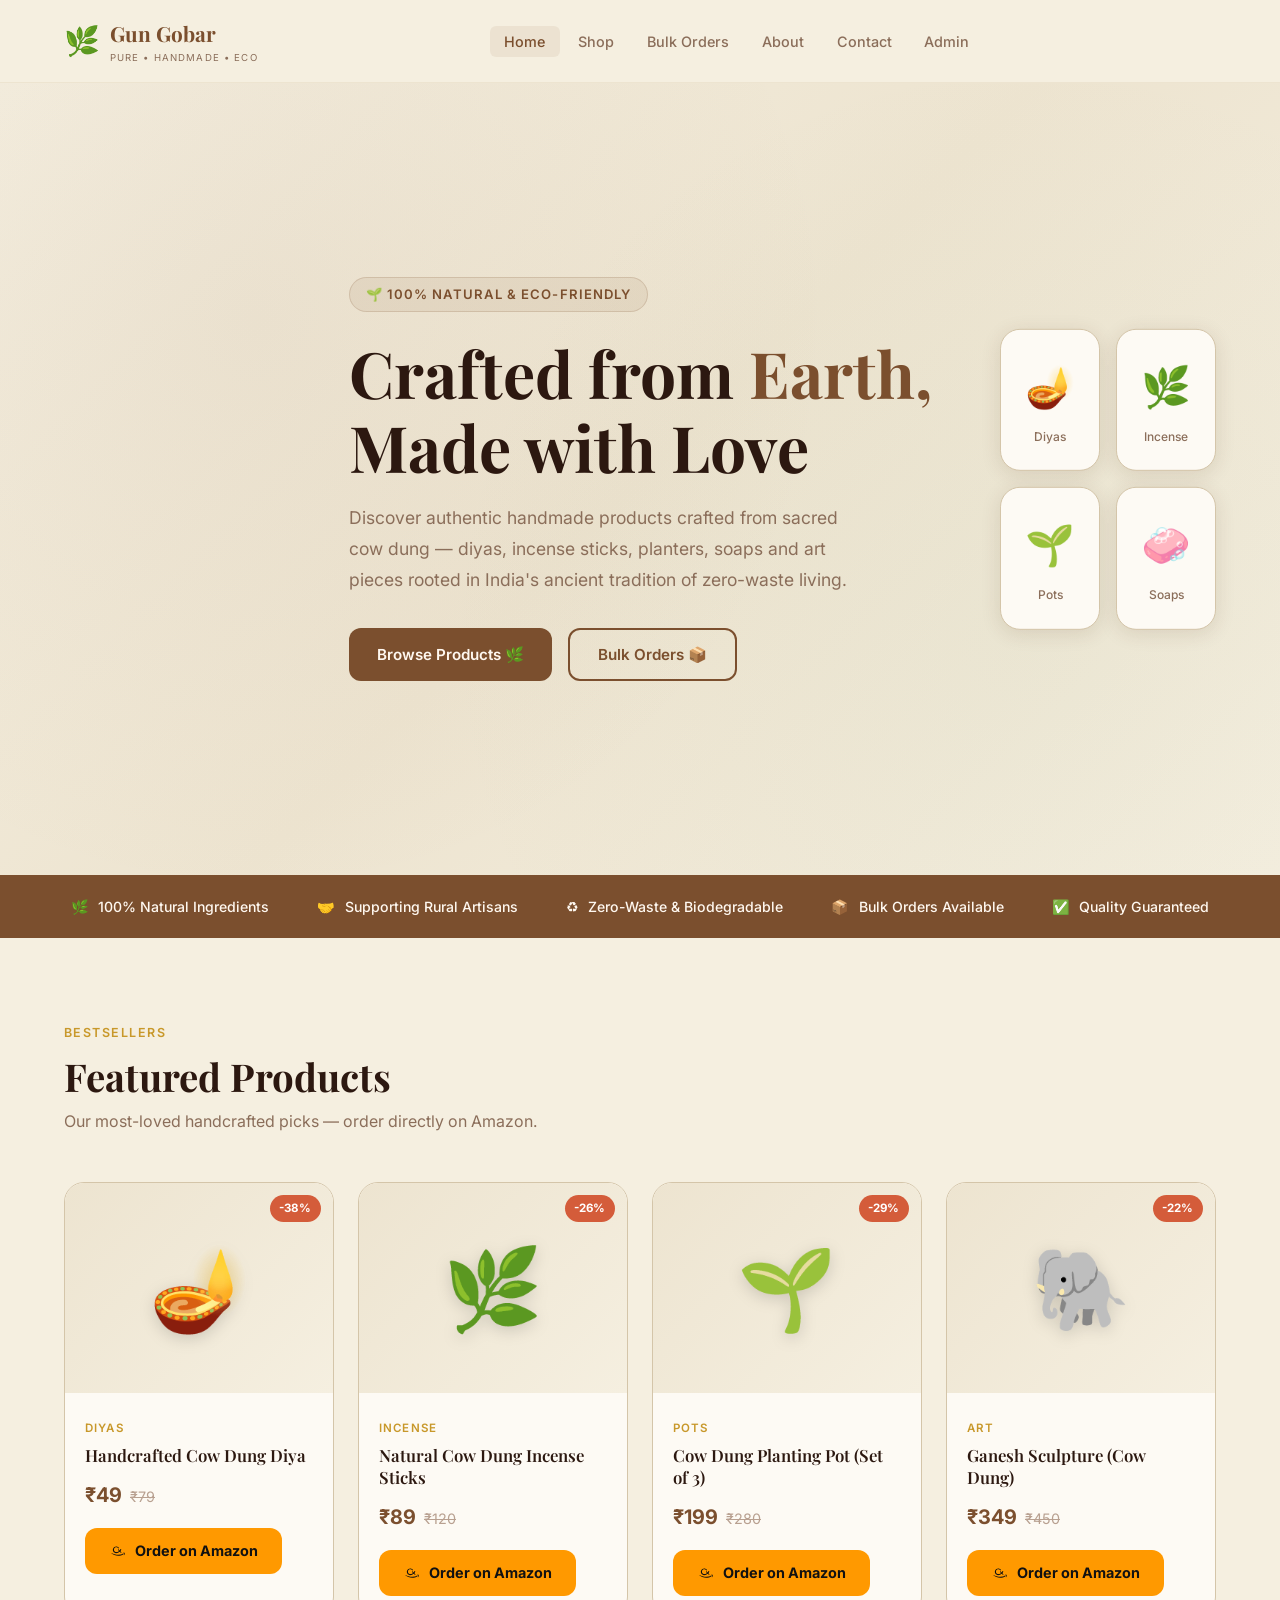
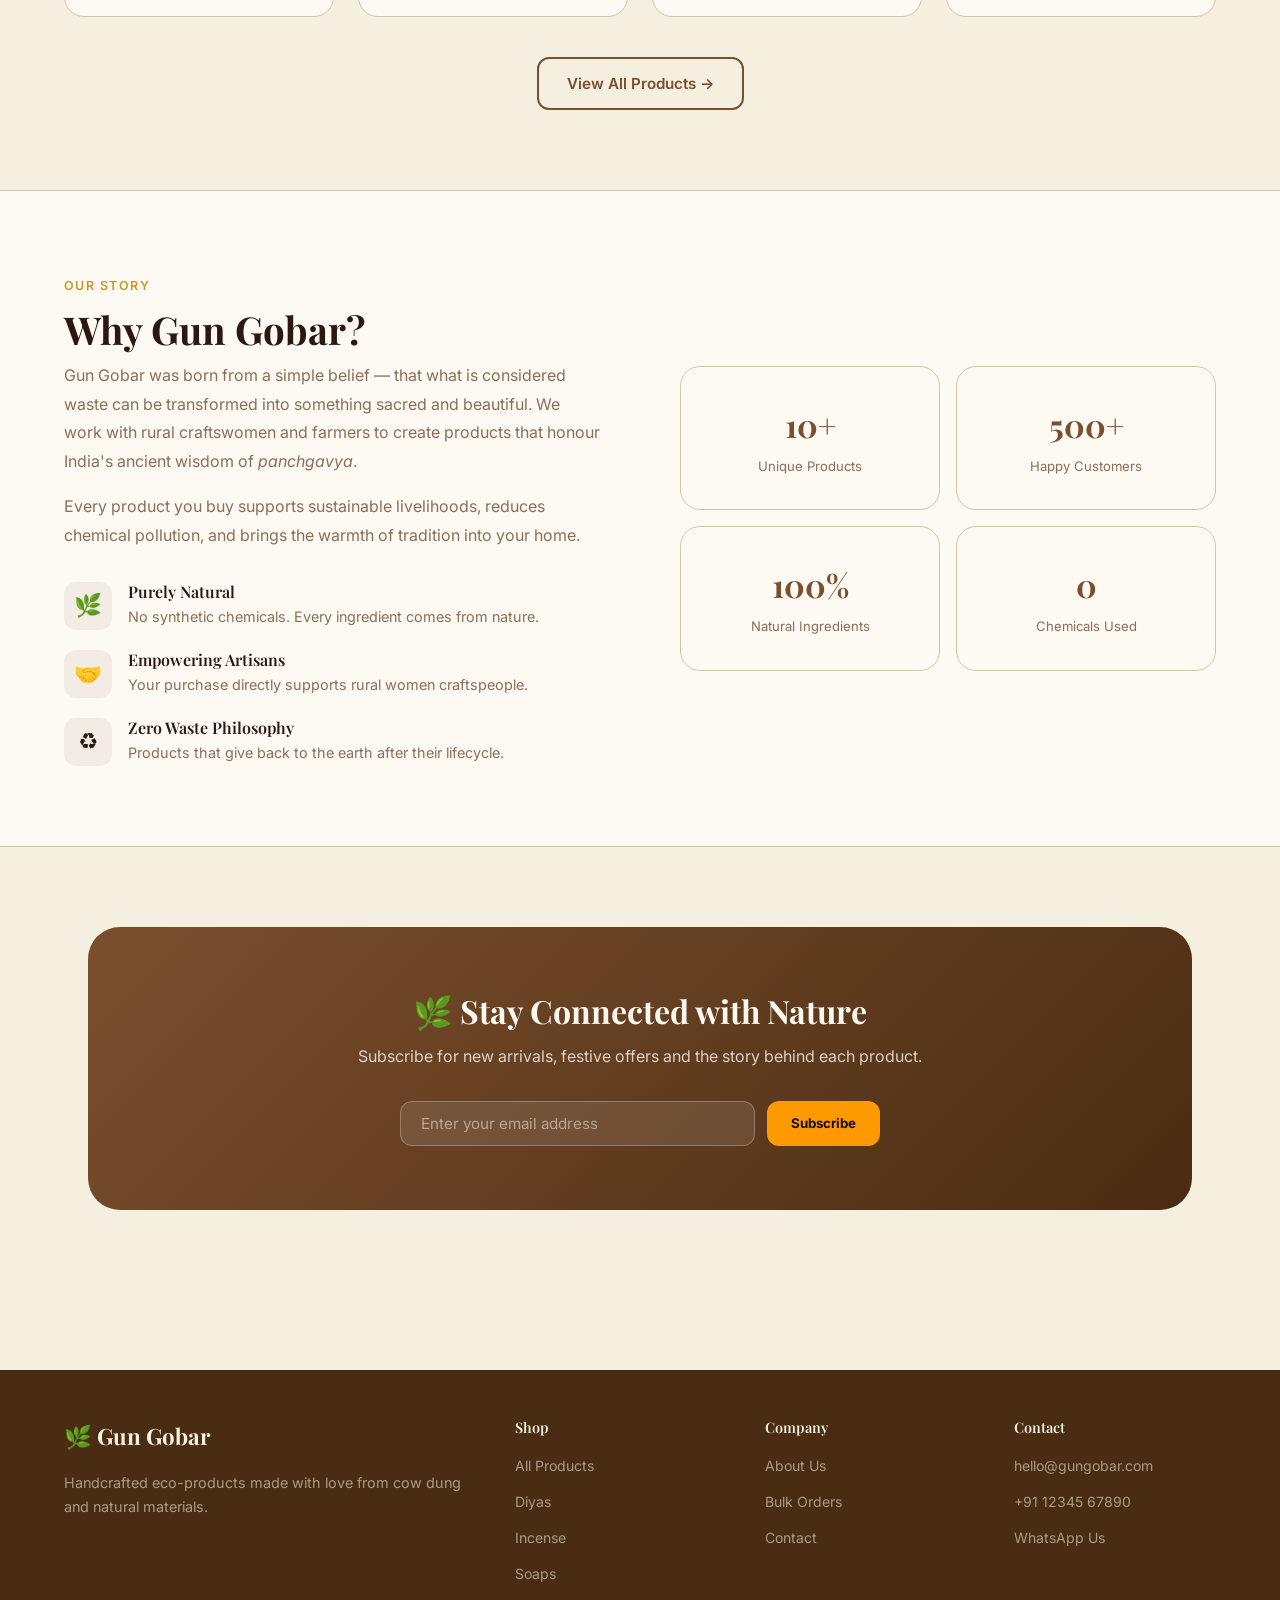
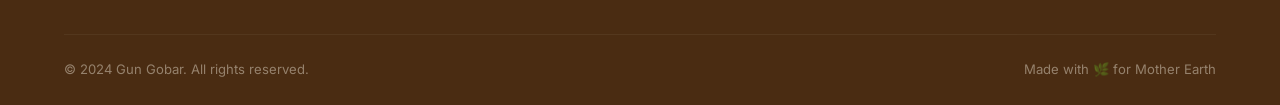
<file: index.html>
﻿<!DOCTYPE html>
<html lang="en">
<head>
  <meta charset="UTF-8" />
  <meta name="viewport" content="width=device-width, initial-scale=1.0" />
  <title>Gun Gobar — Handmade Eco Products from Cow Dung</title>
  <meta name="description" content="Authentic handmade eco-products made from cow dung — diyas, incense, soaps, pots and more." />
    <link rel="preconnect" href="https://fonts.googleapis.com" />
  <link rel="preconnect" href="https://fonts.gstatic.com" crossorigin />
  <link rel="stylesheet" href="https://fonts.googleapis.com/css2?family=Playfair+Display:wght@400;600;700&family=Inter:wght@300;400;500;600&display=swap" />
  <link rel="stylesheet" href="/style.css" />
  <script src="/data.js"></script>
</head>
<body>

<nav id="navbar">
  <div class="nav-inner">
    <a href="index.html" class="nav-logo">
      <span class="nav-logo-icon">🌿</span>
      <div><span class="nav-logo-text">Gun Gobar</span><span class="nav-logo-sub">Pure &bull; Handmade &bull; Eco</span></div>
    </a>
    <ul class="nav-links" id="navMenu">
      <li><a href="index.html" class="nav-link">Home</a></li>
      <li><a href="products.html" class="nav-link">Shop</a></li>
      <li><a href="bulk-orders.html" class="nav-link">Bulk Orders</a></li>
      <li><a href="index.html#about" class="nav-link">About</a></li>
      <li><a href="index.html#contact" class="nav-link">Contact</a></li>
      <li><a href="admin.html" class="nav-link">Admin</a></li>
    </ul>
    <div class="nav-actions">
      <button class="hamburger" id="hamburger" aria-label="Menu">
        <span></span><span></span><span></span>
      </button>
    </div>
  </div>
</nav>

<!-- Hero -->
<section class="hero">
  <div class="hero-bg-pattern"></div>
  <div class="container">
    <div class="hero-content">
      <span class="hero-eyebrow">🌱 100% Natural &amp; Eco-Friendly</span>
      <h1>Crafted from <span class="accent">Earth,</span><br/>Made with Love</h1>
      <p class="hero-desc">Discover authentic handmade products crafted from sacred cow dung — diyas, incense sticks, planters, soaps and art pieces rooted in India's ancient tradition of zero-waste living.</p>
      <div class="hero-cta">
        <a href="products.html" class="btn-primary">Browse Products 🌿</a>
        <a href="bulk-orders.html" class="btn-secondary">Bulk Orders 📦</a>
      </div>
    </div>
  </div>
  <div class="hero-floats">
    <div class="float-card"><span class="float-card-emoji">🪔</span><div class="float-card-name">Diyas</div></div>
    <div class="float-card"><span class="float-card-emoji">🌿</span><div class="float-card-name">Incense</div></div>
    <div class="float-card"><span class="float-card-emoji">🌱</span><div class="float-card-name">Pots</div></div>
    <div class="float-card"><span class="float-card-emoji">🧼</span><div class="float-card-name">Soaps</div></div>
  </div>
</section>

<!-- USP Strip -->
<div class="usp-strip">
  <div class="usp-inner">
    <div class="usp-item"><span>🌿</span> 100% Natural Ingredients</div>
    <div class="usp-item"><span>🤝</span> Supporting Rural Artisans</div>
    <div class="usp-item"><span>♻️</span> Zero-Waste &amp; Biodegradable</div>
    <div class="usp-item"><span>📦</span> Bulk Orders Available</div>
    <div class="usp-item"><span>✅</span> Quality Guaranteed</div>
  </div>
</div>

<!-- Featured Products -->
<section class="section">
  <div class="container">
    <div class="section-header">
      <span class="section-label">Bestsellers</span>
      <h2 class="section-title">Featured Products</h2>
      <p class="section-subtitle">Our most-loved handcrafted picks — order directly on Amazon.</p>
    </div>
    <div class="product-grid" id="featuredGrid"></div>
    <div style="text-align:center;margin-top:2.5rem;">
      <a href="products.html" class="btn-secondary">View All Products →</a>
    </div>
  </div>
</section>

<!-- About -->
<section class="section" id="about" style="background:var(--bg-card);border-top:1px solid var(--border);border-bottom:1px solid var(--border);">
  <div class="container">
    <div class="about-grid">
      <div>
        <span class="section-label">Our Story</span>
        <h2 class="section-title">Why Gun Gobar?</h2>
        <p style="color:var(--text-muted);margin-bottom:1rem;line-height:1.8;">Gun Gobar was born from a simple belief — that what is considered waste can be transformed into something sacred and beautiful. We work with rural craftswomen and farmers to create products that honour India's ancient wisdom of <em>panchgavya</em>.</p>
        <p style="color:var(--text-muted);line-height:1.8;">Every product you buy supports sustainable livelihoods, reduces chemical pollution, and brings the warmth of tradition into your home.</p>
        <div class="about-features">
          <div class="about-feature"><div class="feature-icon">🌿</div><div class="feature-text"><h4>Purely Natural</h4><p>No synthetic chemicals. Every ingredient comes from nature.</p></div></div>
          <div class="about-feature"><div class="feature-icon">🤝</div><div class="feature-text"><h4>Empowering Artisans</h4><p>Your purchase directly supports rural women craftspeople.</p></div></div>
          <div class="about-feature"><div class="feature-icon">♻️</div><div class="feature-text"><h4>Zero Waste Philosophy</h4><p>Products that give back to the earth after their lifecycle.</p></div></div>
        </div>
      </div>
      <div class="about-visual">
        <div class="about-card"><div class="about-card-num">10+</div><div class="about-card-label">Unique Products</div></div>
        <div class="about-card"><div class="about-card-num">500+</div><div class="about-card-label">Happy Customers</div></div>
        <div class="about-card"><div class="about-card-num">100%</div><div class="about-card-label">Natural Ingredients</div></div>
        <div class="about-card"><div class="about-card-num">0</div><div class="about-card-label">Chemicals Used</div></div>
      </div>
    </div>
  </div>
</section>

<!-- Newsletter CTA -->
<section class="section" id="contact">
  <div class="container">
    <div class="cta-section">
      <h2>🌿 Stay Connected with Nature</h2>
      <p>Subscribe for new arrivals, festive offers and the story behind each product.</p>
      <form class="cta-form" onsubmit="handleSubscribe(event)">
        <input type="email" class="cta-input" placeholder="Enter your email address" required />
        <button type="submit" class="cta-btn">Subscribe</button>
      </form>
    </div>
  </div>
</section>

<!-- Footer -->
<footer>
  <div class="container">
    <div class="footer-grid">
      <div class="footer-brand">
        <div class="footer-logo">🌿 Gun Gobar</div>
        <p>Handcrafted eco-products made with love from cow dung and natural materials.</p>
      </div>
      <div class="footer-col"><h4>Shop</h4><ul>
        <li><a href="products.html">All Products</a></li>
        <li><a href="products.html">Diyas</a></li>
        <li><a href="products.html">Incense</a></li>
        <li><a href="products.html">Soaps</a></li>
      </ul></div>
      <div class="footer-col"><h4>Company</h4><ul>
        <li><a href="#about">About Us</a></li>
        <li><a href="bulk-orders.html">Bulk Orders</a></li>
        <li><a href="#contact">Contact</a></li>
      </ul></div>
      <div class="footer-col"><h4>Contact</h4><ul>
        <li><a href="mailto:hello@gungobar.com">hello@gungobar.com</a></li>
        <li><a href="tel:+911234567890">+91 12345 67890</a></li>
        <li><a href="#">WhatsApp Us</a></li>
      </ul></div>
    </div>
    <div class="footer-bottom">
      <span>&copy; 2024 Gun Gobar. All rights reserved.</span>
      <span>Made with 🌿 for Mother Earth</span>
    </div>
  </div>
</footer>

<script src="/main.js"></script>
<script>
document.addEventListener('DOMContentLoaded', () => {
  const grid = document.getElementById('featuredGrid');
  const featured = getFeaturedProducts().slice(0, 4);
  if (!grid) return;
  if (!featured.length) { grid.innerHTML = '<p style="color:var(--text-muted);text-align:center;grid-column:1/-1">No featured products yet.</p>'; return; }
  grid.innerHTML = featured.map(p => {
    const discount = p.originalPrice ? Math.round((1 - p.price / p.originalPrice) * 100) : null;
    const thumb = (p.images && p.images.length > 0) ? p.images[0] : null;
    return `<div class="product-card" onclick="window.location.href='products.html'">
      <div class="product-img">
        ${thumb ? `<img src="${thumb}" alt="${p.name}" style="width:100%;height:100%;object-fit:cover;" />` : `<span class="product-emoji">${p.emoji||'🪴'}</span>`}
        ${discount ? `<span class="badge-discount">-${discount}%</span>` : ''}
      </div>
      <div class="product-info">
        <span class="product-cat">${p.category}</span>
        <h3 class="product-name">${p.name}</h3>
        <div class="product-price"><span class="price-current">₹${p.price}</span>${p.originalPrice?`<span class="price-original">₹${p.originalPrice}</span>`:''}</div>
        <a class="btn-amazon" href="${p.amazonLink||'#'}" target="_blank" rel="noopener" onclick="event.stopPropagation()">
          <svg width="16" height="16" viewBox="0 0 24 24" fill="currentColor"><path d="M18.42 14.58c-.28.2-.68.1-.92-.16-.52-.6-1.06-1.08-1.58-1.48-1.02 1.04-2.1 1.74-3.28 2.08-1.62.46-3.32.22-4.64-.66-1.54-1.02-2.36-2.72-2.2-4.52.14-1.6.98-3 2.3-3.9 1.3-.88 3-.98 4.54-.42 1.04.38 1.96 1.1 2.62 2.06l.04.06-.82.54c-.52-.74-1.26-1.28-2.08-1.56-1.1-.4-2.36-.34-3.3.26-.94.6-1.58 1.66-1.68 2.84-.12 1.34.46 2.62 1.6 3.36.9.6 2.14.76 3.36.4.88-.26 1.72-.78 2.54-1.58-.44-.46-.88-.96-1.24-1.44-.26-.34-.14-.82.22-.98.26-.12.56-.04.72.18.42.58.9 1.1 1.4 1.6.44-.52.82-1.08 1.12-1.7.18-.38.62-.52.96-.32.34.2.46.64.28 1-.36.72-.8 1.38-1.3 1.98.5.42 1 .88 1.48 1.44.24.28.22.7-.16.92zm3.44 2.18c-2.22 1.62-5.44 2.48-8.22 2.48-3.88 0-7.38-1.44-10.02-3.82-.2-.18-.02-.44.24-.3 2.86 1.66 6.38 2.66 10.02 2.66 2.46 0 5.16-.5 7.64-1.56.38-.16.7.24.34.54zm.96-1.08c-.28-.36-1.86-.18-2.58-.08-.22.02-.26-.16-.06-.3 1.26-.88 3.34-.62 3.58-.34.24.3-.06 2.38-1.24 3.36-.18.16-.36.08-.28-.12.26-.66.86-2.16.58-2.52z"/></svg>
          Order on Amazon
        </a>
      </div>
    </div>`;
  }).join('');
});

function handleSubscribe(e) {
  e.preventDefault();
  const input = e.target.querySelector('input');
  showToast(`Subscribed! Welcome, ${input.value.split('@')[0]}! 🌿`);
  input.value = '';
}
</script>
</body>
</html>
</file>
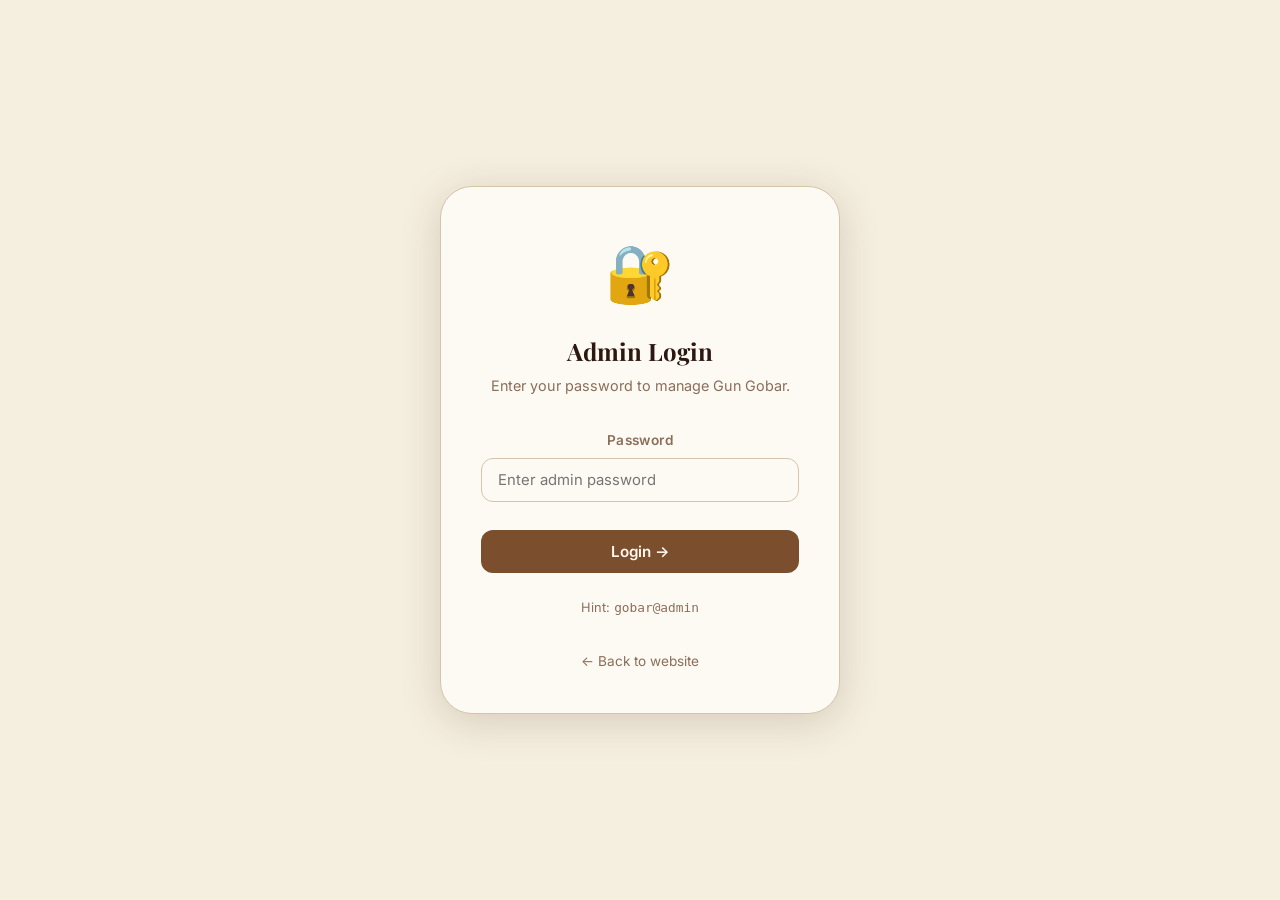
<file: admin.html>
﻿<!DOCTYPE html>
<html lang="en">
<head>
  <meta charset="UTF-8" />
  <meta name="viewport" content="width=device-width, initial-scale=1.0" />
  <title>Admin Panel — Gun Gobar</title>
    <link rel="preconnect" href="https://fonts.googleapis.com" />
  <link rel="preconnect" href="https://fonts.gstatic.com" crossorigin />
  <link rel="stylesheet" href="https://fonts.googleapis.com/css2?family=Playfair+Display:wght@400;600;700&family=Inter:wght@300;400;500;600&display=swap" />
  <link rel="stylesheet" href="/style.css" />
  <script src="/data.js"></script>
</head>
<body>
<div class="admin-wrapper">

  <!-- Login -->
  <div class="login-screen" id="loginScreen">
    <div class="login-box">
      <div class="login-icon">🔐</div>
      <h2>Admin Login</h2>
      <p>Enter your password to manage Gun Gobar.</p>
      <div class="login-error" id="loginError"></div>
      <form onsubmit="handleLogin(event)">
        <div class="form-group">
          <label class="form-label">Password</label>
          <input class="form-input" type="password" id="adminPassword" placeholder="Enter admin password" required />
        </div>
        <button type="submit" class="btn-primary" style="width:100%;justify-content:center;margin-top:.5rem;">Login →</button>
      </form>
      <p style="margin-top:1.5rem;font-size:.8rem;color:var(--text-muted);">Hint: <code>gobar@admin</code></p>
      <a href="index.html" style="display:block;margin-top:1rem;font-size:.85rem;color:var(--text-muted);text-align:center;">← Back to website</a>
    </div>
  </div>

  <!-- Dashboard -->
  <div id="dashboard" style="display:none;">
    <nav class="admin-nav">
      <div class="admin-nav-logo">🌿 Gun Gobar Admin</div>
      <div style="display:flex;gap:.75rem;align-items:center;">
        <a href="index.html" class="btn-secondary" style="padding:.45rem 1rem;font-size:.85rem;">View Site</a>
        <button class="btn-primary" onclick="handleLogout()" style="padding:.45rem 1rem;font-size:.85rem;">Logout</button>
      </div>
    </nav>

    <div class="admin-body">

      <!-- Stats -->
      <div style="margin-bottom:1.5rem;">
        <span class="section-label">Overview</span>
        <h2 class="section-title" style="margin-bottom:1rem;">Dashboard</h2>
      </div>
      <div class="stats-grid">
        <div class="stat-card"><div class="stat-num" id="statTotal">–</div><div class="stat-label">Total Products</div></div>
        <div class="stat-card"><div class="stat-num" id="statFeatured">–</div><div class="stat-label">Featured</div></div>
        <div class="stat-card"><div class="stat-num" id="statInquiries" style="color:var(--ochre);">–</div><div class="stat-label">Bulk Enquiries</div></div>
        <div class="stat-card"><div class="stat-num" id="statCategories">–</div><div class="stat-label">Categories</div></div>
      </div>

      <!-- Manage Categories -->
      <div class="admin-section">
        <h3 class="admin-section-title">🏷️ Manage Categories</h3>
        <div class="cats-manager" id="categoryList"></div>
        <form class="add-cat-form" onsubmit="handleAddCategory(event)">
          <input class="form-input" id="newCategoryInput" type="text" placeholder="New category name…" style="max-width:280px;" required />
          <button type="submit" class="btn-primary" style="padding:.65rem 1.25rem;">Add Category</button>
        </form>
      </div>

      <!-- Add Product -->
      <div class="admin-section">
        <h3 class="admin-section-title">➕ Add New Product</h3>
        <form onsubmit="handleAddProduct(event)">
          <div class="form-row">
            <div class="form-group">
              <label class="form-label">Product Name *</label>
              <input class="form-input" name="name" placeholder="e.g. Handcrafted Cow Dung Diya" required />
            </div>
            <div class="form-group">
              <label class="form-label">Category *</label>
              <select class="form-select" name="category" id="add_category" required>
                <option value="">Select category…</option>
              </select>
            </div>
          </div>
          <div class="form-row">
            <div class="form-group">
              <label class="form-label">Price (₹) *</label>
              <input class="form-input" name="price" type="number" min="1" placeholder="99" required />
            </div>
            <div class="form-group">
              <label class="form-label">Original Price (₹)</label>
              <input class="form-input" name="originalPrice" type="number" min="1" placeholder="149 (optional, for discount)" />
            </div>
          </div>
          <div class="form-row">
            <div class="form-group">
              <label class="form-label">Emoji / Icon</label>
              <input class="form-input" name="emoji" placeholder="🪔 (paste an emoji)" />
            </div>
            <div class="form-group">
              <label class="form-label">Tags (comma-separated)</label>
              <input class="form-input" name="tags" placeholder="diya, festival, eco" />
            </div>
          </div>
          <div class="form-group">
            <label class="form-label">Amazon Product Link *</label>
            <input class="form-input" name="amazonLink" type="url" placeholder="https://www.amazon.in/dp/..." required />
          </div>
          <div class="form-group">
            <label class="form-label">Description *</label>
            <textarea class="form-textarea" name="description" placeholder="Describe your product…" required></textarea>
          </div>

          <!-- Image Upload -->
          <div class="form-group">
            <label class="form-label">Product Photos (up to 5)</label>
            <div class="img-upload-area" id="addUploadArea">
              <div class="img-add-slot" id="addUploadSlot"><span>+</span><small>Add Photo</small></div>
            </div>
            <div id="addPreview" style="display:flex;flex-wrap:wrap;gap:.75rem;margin-top:.75rem;"></div>
            <p class="upload-hint">Click to upload. Images are compressed and stored locally. Max 5 photos.</p>
          </div>

          <div class="checkbox-group form-group">
            <input type="checkbox" name="featured" id="featuredCheck" />
            <label for="featuredCheck">⭐ Mark as Featured (shown on homepage)</label>
          </div>
          <div style="display:flex;gap:1rem;flex-wrap:wrap;">
            <button type="submit" class="btn-primary">Add Product ✅</button>
            <button type="reset" class="btn-secondary" onclick="addImages=[];renderImagePreview('addPreview',addImages);">Reset Form</button>
          </div>
        </form>
      </div>

      <!-- Product Table -->
      <div class="admin-section" id="productTableSection">
        <div style="display:flex;align-items:center;justify-content:space-between;flex-wrap:wrap;gap:1rem;margin-bottom:1.5rem;padding-bottom:1rem;border-bottom:1px solid var(--border);">
          <h3 style="font-size:1.1rem;font-weight:700;color:var(--text);margin:0;">📦 All Products</h3>
          <button class="btn-secondary" onclick="handleReset()" style="font-size:.82rem;padding:.4rem 1rem;">↺ Reset to Defaults</button>
        </div>
        <div style="overflow-x:auto;">
          <table class="products-table">
            <thead>
              <tr><th></th><th>Name</th><th>Category</th><th>Price</th><th>Featured</th><th>Actions</th></tr>
            </thead>
            <tbody id="productTableBody"></tbody>
          </table>
        </div>
      </div>

      <!-- Bulk Inquiries -->
      <div class="admin-section">
        <div style="display:flex;align-items:center;justify-content:space-between;flex-wrap:wrap;gap:1rem;margin-bottom:1.5rem;padding-bottom:1rem;border-bottom:1px solid var(--border);">
          <h3 style="font-size:1.1rem;font-weight:700;margin:0;">📩 Bulk Order Enquiries</h3>
          <button class="btn-delete" onclick="handleClearInquiries()" style="padding:.4rem 1rem;font-size:.82rem;">🗑️ Clear All</button>
        </div>
        <div id="inquiryList"></div>
      </div>

    </div>
  </div>
</div>

<!-- Edit Modal -->
<div class="modal-overlay" id="editModal">
  <div class="modal-box" style="max-width:680px;">
    <button class="modal-close" onclick="closeEditModal()">✕</button>
    <div style="padding:2rem;">
      <h2 style="margin-bottom:1.5rem;font-size:1.3rem;">✏️ Edit Product</h2>
      <form onsubmit="handleEditProduct(event)">
        <div class="form-row">
          <div class="form-group"><label class="form-label">Product Name *</label><input class="form-input" name="name" id="edit_name" required /></div>
          <div class="form-group"><label class="form-label">Category *</label><select class="form-select" name="category" id="edit_category" required><option value="">Select…</option></select></div>
        </div>
        <div class="form-row">
          <div class="form-group"><label class="form-label">Price (₹) *</label><input class="form-input" name="price" id="edit_price" type="number" min="1" required /></div>
          <div class="form-group"><label class="form-label">Original Price (₹)</label><input class="form-input" name="originalPrice" id="edit_originalPrice" type="number" min="1" /></div>
        </div>
        <div class="form-row">
          <div class="form-group"><label class="form-label">Emoji</label><input class="form-input" name="emoji" id="edit_emoji" /></div>
          <div class="form-group"><label class="form-label">Tags</label><input class="form-input" name="tags" id="edit_tags" /></div>
        </div>
        <div class="form-group"><label class="form-label">Amazon Link *</label><input class="form-input" name="amazonLink" id="edit_amazonLink" type="url" required /></div>
        <div class="form-group"><label class="form-label">Description *</label><textarea class="form-textarea" name="description" id="edit_description" required></textarea></div>

        <!-- Edit Image Upload -->
        <div class="form-group">
          <label class="form-label">Product Photos (up to 5)</label>
          <div id="editPreview" style="display:flex;flex-wrap:wrap;gap:.75rem;margin-bottom:.5rem;"></div>
          <div class="img-upload-area" id="editUploadArea" style="min-height:60px;">
            <div class="img-add-slot" id="editUploadSlot"><span>+</span><small>Add Photo</small></div>
          </div>
          <p class="upload-hint">Click to add more photos.</p>
        </div>

        <div class="checkbox-group form-group">
          <input type="checkbox" name="featured" id="edit_featured" />
          <label for="edit_featured">⭐ Mark as Featured</label>
        </div>
        <div style="display:flex;gap:1rem;flex-wrap:wrap;margin-top:.5rem;">
          <button type="submit" class="btn-primary">Save Changes ✅</button>
          <button type="button" class="btn-secondary" onclick="closeEditModal()">Cancel</button>
        </div>
      </form>
    </div>
  </div>
</div>

<script src="/main.js"></script>
<script src="/admin.js"></script>
<script>
// Init image upload areas on load
document.addEventListener('DOMContentLoaded', () => {
  // Add product upload
  renderImagePreview('addPreview', addImages);
  document.getElementById('addUploadSlot').onclick = () => {
    if (addImages.length >= 5) { showToast('Max 5 images allowed.', 'info'); return; }
    const input = document.createElement('input');
    input.type = 'file'; input.accept = 'image/*'; input.multiple = true;
    input.onchange = async e => {
      const files = Array.from(e.target.files).slice(0, 5 - addImages.length);
      for (const f of files) addImages.push(await compressImage(f));
      renderImagePreview('addPreview', addImages);
    };
    input.click();
  };

  // Edit upload
  document.getElementById('editUploadSlot').onclick = () => {
    if (editImages.length >= 5) { showToast('Max 5 images allowed.', 'info'); return; }
    const input = document.createElement('input');
    input.type = 'file'; input.accept = 'image/*'; input.multiple = true;
    input.onchange = async e => {
      const files = Array.from(e.target.files).slice(0, 5 - editImages.length);
      for (const f of files) editImages.push(await compressImage(f));
      renderImagePreview('editPreview', editImages);
    };
    input.click();
  };
});
</script>
</body>
</html>
</file>
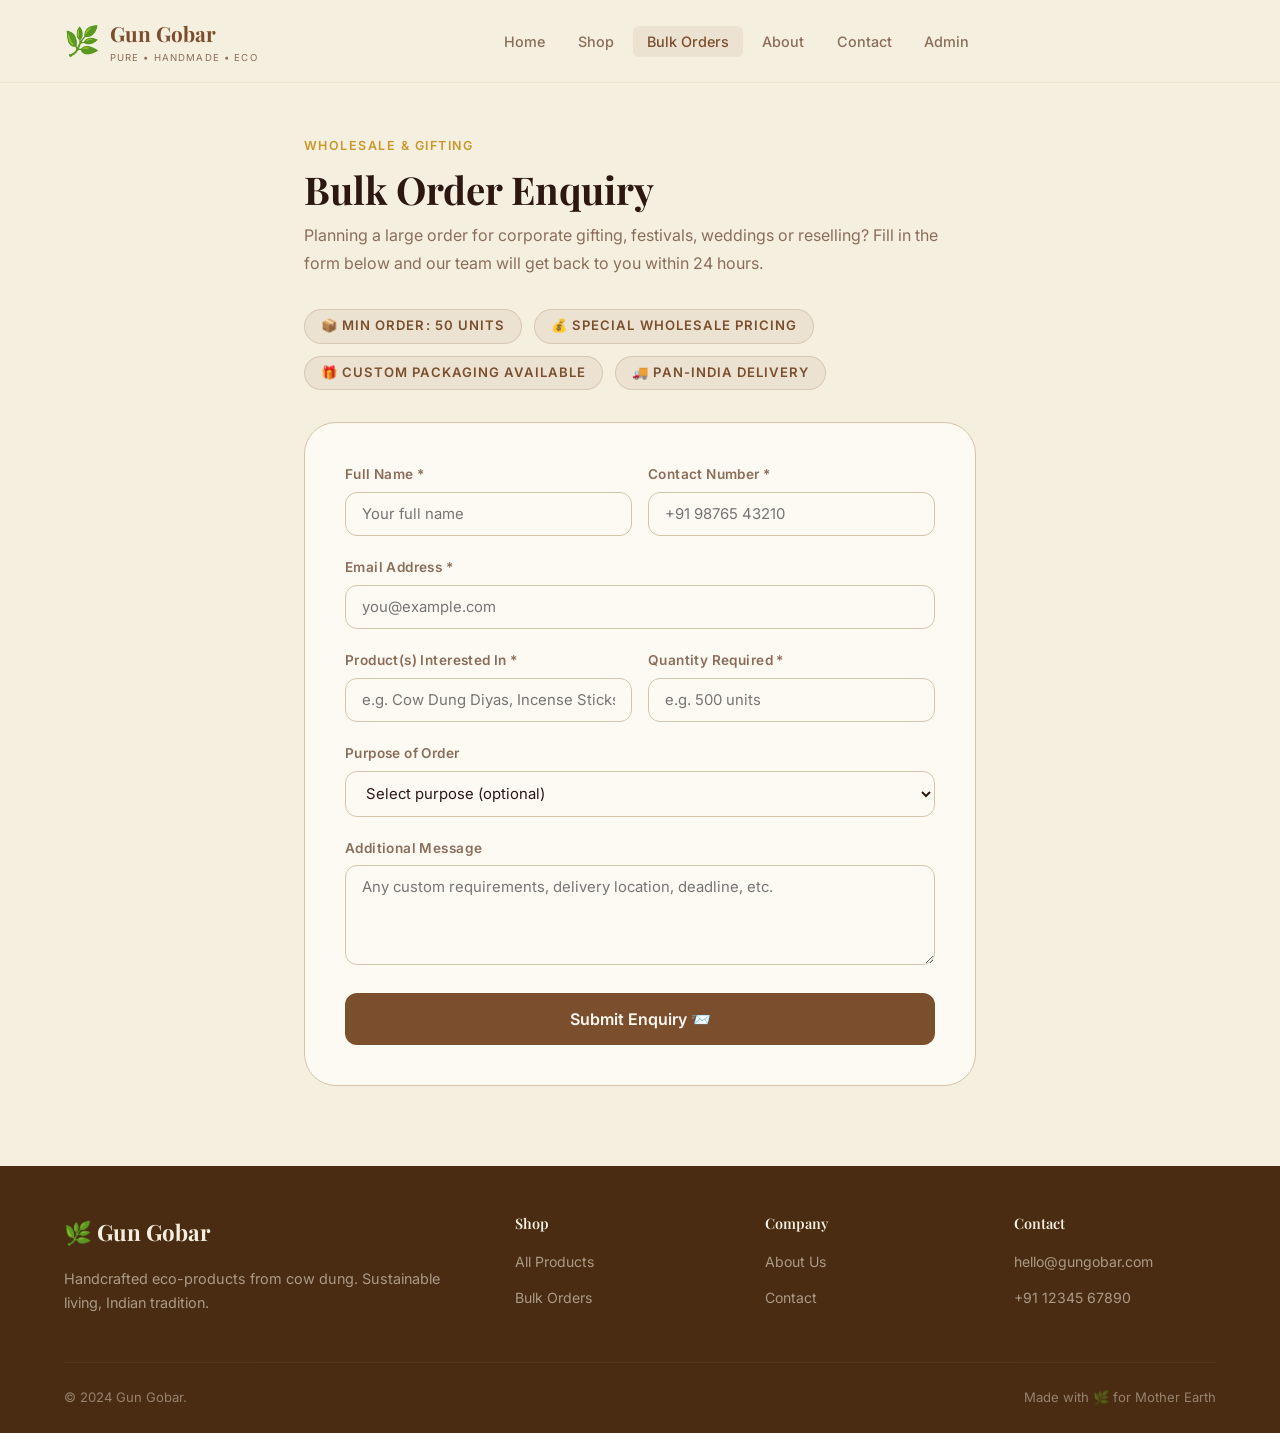
<file: bulk-orders.html>
﻿<!DOCTYPE html>
<html lang="en">
<head>
  <meta charset="UTF-8" />
  <meta name="viewport" content="width=device-width, initial-scale=1.0" />
  <title>Bulk Orders — Gun Gobar</title>
    <link rel="preconnect" href="https://fonts.googleapis.com" />
  <link rel="preconnect" href="https://fonts.gstatic.com" crossorigin />
  <link rel="stylesheet" href="https://fonts.googleapis.com/css2?family=Playfair+Display:wght@400;600;700&family=Inter:wght@300;400;500;600&display=swap" />
  <link rel="stylesheet" href="/style.css" />
  <script src="/data.js"></script>
</head>
<body>

<nav id="navbar">
  <div class="nav-inner">
    <a href="index.html" class="nav-logo">
      <span class="nav-logo-icon">🌿</span>
      <div><span class="nav-logo-text">Gun Gobar</span><span class="nav-logo-sub">Pure &bull; Handmade &bull; Eco</span></div>
    </a>
    <ul class="nav-links" id="navMenu">
      <li><a href="index.html" class="nav-link">Home</a></li>
      <li><a href="products.html" class="nav-link">Shop</a></li>
      <li><a href="bulk-orders.html" class="nav-link">Bulk Orders</a></li>
      <li><a href="index.html#about" class="nav-link">About</a></li>
      <li><a href="index.html#contact" class="nav-link">Contact</a></li>
      <li><a href="admin.html" class="nav-link">Admin</a></li>
    </ul>
    <div class="nav-actions">
      <button class="hamburger" id="hamburger" aria-label="Menu">
        <span></span><span></span><span></span>
      </button>
    </div>
  </div>
</nav>

<div class="bulk-page">
  <div style="margin-bottom:2rem;">
    <span class="section-label">Wholesale &amp; Gifting</span>
    <h1 class="section-title">Bulk Order Enquiry</h1>
    <p style="color:var(--text-muted);margin-top:.5rem;line-height:1.75;">Planning a large order for corporate gifting, festivals, weddings or reselling? Fill in the form below and our team will get back to you within 24 hours.</p>
  </div>

  <!-- USP chips -->
  <div style="display:flex;flex-wrap:wrap;gap:.75rem;margin-bottom:2rem;">
    <span class="hero-eyebrow" style="margin:0;">📦 Min order: 50 units</span>
    <span class="hero-eyebrow" style="margin:0;">💰 Special wholesale pricing</span>
    <span class="hero-eyebrow" style="margin:0;">🎁 Custom packaging available</span>
    <span class="hero-eyebrow" style="margin:0;">🚚 Pan-India delivery</span>
  </div>

  <div class="bulk-form">
    <form id="bulkForm" onsubmit="handleBulkSubmit(event)">
      <div class="form-row">
        <div class="form-group">
          <label class="form-label" for="b_name">Full Name *</label>
          <input class="form-input" type="text" id="b_name" name="name" placeholder="Your full name" required />
        </div>
        <div class="form-group">
          <label class="form-label" for="b_phone">Contact Number *</label>
          <input class="form-input" type="tel" id="b_phone" name="phone" placeholder="+91 98765 43210" required />
        </div>
      </div>
      <div class="form-group">
        <label class="form-label" for="b_email">Email Address *</label>
        <input class="form-input" type="email" id="b_email" name="email" placeholder="you@example.com" required />
      </div>
      <div class="form-row">
        <div class="form-group">
          <label class="form-label" for="b_product">Product(s) Interested In *</label>
          <input class="form-input" type="text" id="b_product" name="product" placeholder="e.g. Cow Dung Diyas, Incense Sticks" required />
        </div>
        <div class="form-group">
          <label class="form-label" for="b_quantity">Quantity Required *</label>
          <input class="form-input" type="number" id="b_quantity" name="quantity" min="1" placeholder="e.g. 500 units" required />
        </div>
      </div>
      <div class="form-group">
        <label class="form-label" for="b_purpose">Purpose of Order</label>
        <select class="form-select" id="b_purpose" name="purpose">
          <option value="">Select purpose (optional)</option>
          <option value="Corporate Gifting">Corporate Gifting</option>
          <option value="Festival / Event">Festival / Event</option>
          <option value="Wedding Favours">Wedding Favours</option>
          <option value="Retail / Reselling">Retail / Reselling</option>
          <option value="Personal Use">Personal Use</option>
          <option value="Other">Other</option>
        </select>
      </div>
      <div class="form-group">
        <label class="form-label" for="b_message">Additional Message</label>
        <textarea class="form-textarea" id="b_message" name="message" placeholder="Any custom requirements, delivery location, deadline, etc."></textarea>
      </div>
      <button type="submit" class="btn-primary" style="width:100%;justify-content:center;padding:1rem;font-size:1rem;">
        Submit Enquiry 📨
      </button>
    </form>

    <!-- Success message -->
    <div class="bulk-success" id="bulkSuccess">
      <div style="font-size:3rem;margin-bottom:1rem;">🙏</div>
      <h3>Thank you for your enquiry!</h3>
      <p style="color:var(--text-muted);margin-top:.5rem;">We've received your bulk order request and our team will contact you within <strong>24 hours</strong>.</p>
      <a href="products.html" class="btn-secondary" style="margin-top:1.5rem;display:inline-flex;">Browse More Products</a>
    </div>
  </div>
</div>

<footer>
  <div class="container">
    <div class="footer-grid">
      <div class="footer-brand"><div class="footer-logo">🌿 Gun Gobar</div><p>Handcrafted eco-products from cow dung. Sustainable living, Indian tradition.</p></div>
      <div class="footer-col"><h4>Shop</h4><ul><li><a href="products.html">All Products</a></li><li><a href="bulk-orders.html">Bulk Orders</a></li></ul></div>
      <div class="footer-col"><h4>Company</h4><ul><li><a href="index.html#about">About Us</a></li><li><a href="index.html#contact">Contact</a></li></ul></div>
      <div class="footer-col"><h4>Contact</h4><ul><li><a href="mailto:hello@gungobar.com">hello@gungobar.com</a></li><li><a href="tel:+911234567890">+91 12345 67890</a></li></ul></div>
    </div>
    <div class="footer-bottom"><span>&copy; 2024 Gun Gobar.</span><span>Made with 🌿 for Mother Earth</span></div>
  </div>
</footer>

<script src="/main.js"></script>
<script>
function handleBulkSubmit(e) {
  e.preventDefault();
  const form = e.target;
  const data = Object.fromEntries(new FormData(form));
  addInquiry(data);
  form.style.display = 'none';
  const success = document.getElementById('bulkSuccess');
  success.style.display = 'block';
  showToast('Enquiry submitted successfully! 🙏');
}
</script>
</body>
</html>
</file>
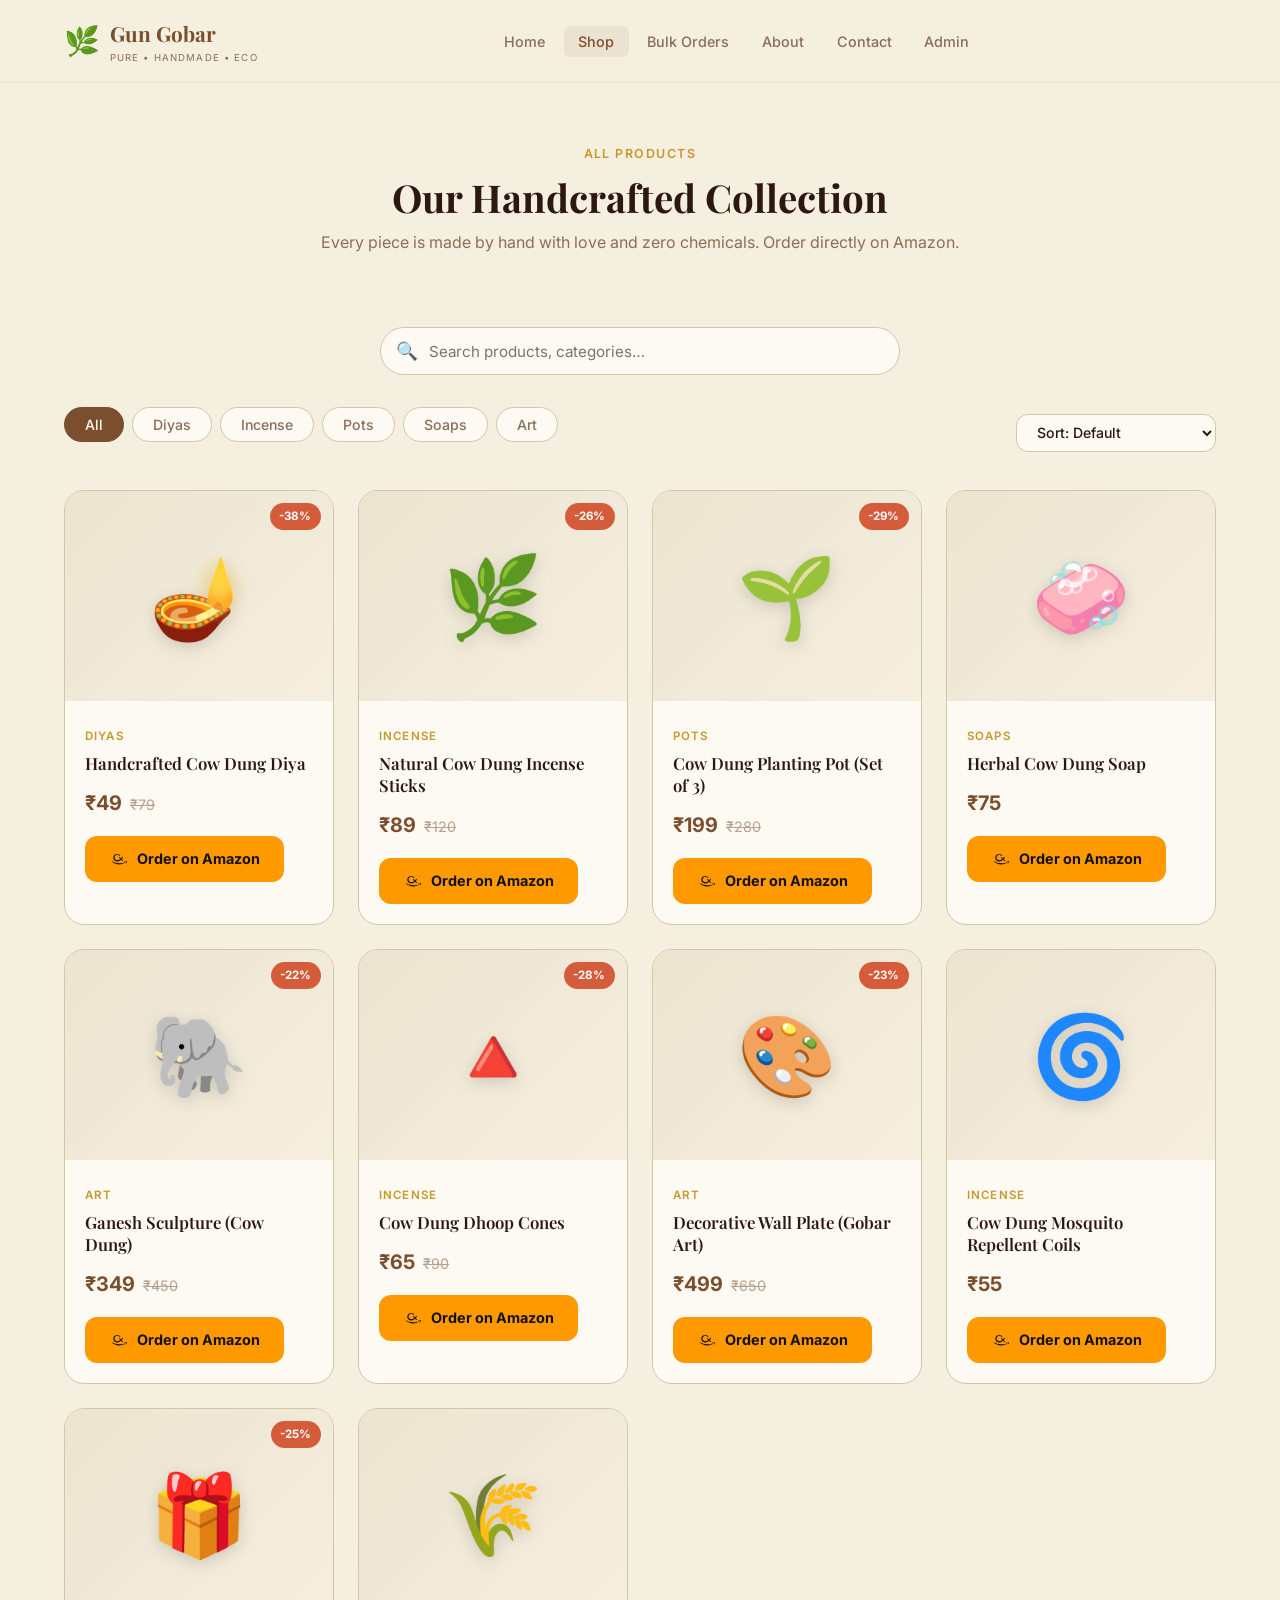
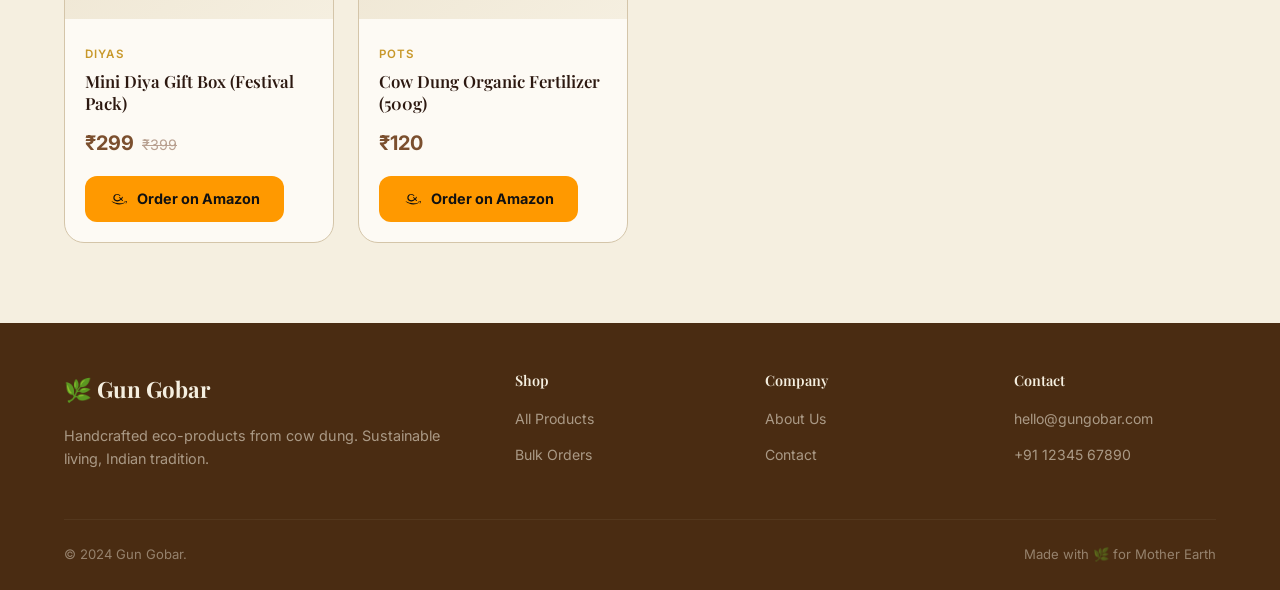
<file: products.html>
﻿<!DOCTYPE html>
<html lang="en">
<head>
  <meta charset="UTF-8" />
  <meta name="viewport" content="width=device-width, initial-scale=1.0" />
  <title>Shop — Gun Gobar</title>
    <link rel="preconnect" href="https://fonts.googleapis.com" />
  <link rel="preconnect" href="https://fonts.gstatic.com" crossorigin />
  <link rel="stylesheet" href="https://fonts.googleapis.com/css2?family=Playfair+Display:wght@400;600;700&family=Inter:wght@300;400;500;600&display=swap" />
  <link rel="stylesheet" href="/style.css" />
  <script src="/data.js"></script>
</head>
<body>

<nav id="navbar">
  <div class="nav-inner">
    <a href="index.html" class="nav-logo">
      <span class="nav-logo-icon">🌿</span>
      <div><span class="nav-logo-text">Gun Gobar</span><span class="nav-logo-sub">Pure &bull; Handmade &bull; Eco</span></div>
    </a>
    <ul class="nav-links" id="navMenu">
      <li><a href="index.html" class="nav-link">Home</a></li>
      <li><a href="products.html" class="nav-link">Shop</a></li>
      <li><a href="bulk-orders.html" class="nav-link">Bulk Orders</a></li>
      <li><a href="index.html#about" class="nav-link">About</a></li>
      <li><a href="index.html#contact" class="nav-link">Contact</a></li>
      <li><a href="admin.html" class="nav-link">Admin</a></li>
    </ul>
    <div class="nav-actions">
      <button class="hamburger" id="hamburger" aria-label="Menu">
        <span></span><span></span><span></span>
      </button>
    </div>
  </div>
</nav>

<div class="page-header container">
  <span class="section-label">All Products</span>
  <h1 class="section-title">Our Handcrafted Collection</h1>
  <p class="section-subtitle">Every piece is made by hand with love and zero chemicals. Order directly on Amazon.</p>
</div>

<div class="container">
  <!-- Search -->
  <div class="search-bar">
    <span class="search-icon">🔍</span>
    <input type="text" id="searchInput" placeholder="Search products, categories…" autocomplete="off" />
  </div>

  <!-- Controls: Category tabs + Sort -->
  <div class="controls-bar">
    <div class="category-tabs" id="categoryTabs"></div>
    <select class="sort-select" id="sortSelect">
      <option value="default">Sort: Default</option>
      <option value="low">Price: Low to High 🔼</option>
      <option value="high">Price: High to Low 🔽</option>
    </select>
  </div>

  <!-- Grid -->
  <div class="product-grid" id="productGrid"></div>
  <div style="padding-bottom:5rem;"></div>
</div>

<!-- Product Modal -->
<div class="modal-overlay" id="productModal">
  <div class="modal-box">
    <button class="modal-close" onclick="closeModal()">✕</button>
    <div id="modalBody"></div>
  </div>
</div>

<footer>
  <div class="container">
    <div class="footer-grid">
      <div class="footer-brand"><div class="footer-logo">🌿 Gun Gobar</div><p>Handcrafted eco-products from cow dung. Sustainable living, Indian tradition.</p></div>
      <div class="footer-col"><h4>Shop</h4><ul><li><a href="products.html">All Products</a></li><li><a href="bulk-orders.html">Bulk Orders</a></li></ul></div>
      <div class="footer-col"><h4>Company</h4><ul><li><a href="index.html#about">About Us</a></li><li><a href="index.html#contact">Contact</a></li></ul></div>
      <div class="footer-col"><h4>Contact</h4><ul><li><a href="mailto:hello@gungobar.com">hello@gungobar.com</a></li><li><a href="tel:+911234567890">+91 12345 67890</a></li></ul></div>
    </div>
    <div class="footer-bottom"><span>&copy; 2024 Gun Gobar.</span><span>Made with 🌿 for Mother Earth</span></div>
  </div>
</footer>

<script src="/main.js"></script>
<script src="/products.js"></script>
</body>
</html>
</file>
<file: style.css>
/* ============================================================
   GUN GOBAR — Stylesheet v2 | Light Mode Only | Earthy Minimal
   Google Fonts loaded via <link> in HTML for Vercel compatibility
   ============================================================ */


/* ── Variables ─────────────────────────────────────────────── */
:root {
  --brown-primary: #7B4F2E;
  --brown-dark:    #4A2C12;
  --brown-light:   #A67550;
  --green-sage:    #7D9B6A;
  --green-dark:    #5A7348;
  --ochre:         #C8982A;
  --ochre-light:   #E8B84B;
  --cream:         #F5EFE0;
  --sand:          #D4C5A9;
  --sand-light:    #EDE4D0;
  --red-soft:      #D45C3A;
  --amazon-orange: #FF9900;
  --amazon-dark:   #E47911;

  --bg:          #F5EFE0;
  --bg-card:     #FDFAF4;
  --bg-nav:      rgba(245,239,224,0.95);
  --bg-input:    #FDFAF4;
  --text:        #2C1810;
  --text-muted:  #8B6E5A;
  --text-faint:  #B8A090;
  --border:      #D4C5A9;
  --border-soft: #EDE4D0;

  --font-heading: 'Playfair Display', Georgia, serif;
  --font-body:    'Inter', system-ui, sans-serif;
  --radius-sm:    6px;
  --radius-md:    12px;
  --radius-lg:    20px;
  --radius-xl:    32px;
  --shadow-sm:    0 2px 8px rgba(74,44,18,0.08);
  --shadow-md:    0 4px 20px rgba(74,44,18,0.12);
  --shadow-lg:    0 8px 40px rgba(74,44,18,0.18);
  --transition:   0.25s ease;
}

/* ── Reset ──────────────────────────────────────────────────── */
*,*::before,*::after { box-sizing:border-box; margin:0; padding:0; }
html { scroll-behavior:smooth; }
body { font-family:var(--font-body); background:var(--bg); color:var(--text); line-height:1.65; min-height:100vh; }
img { max-width:100%; display:block; }
a { color:inherit; text-decoration:none; }
button { cursor:pointer; border:none; background:none; font-family:inherit; }
input,textarea,select { font-family:inherit; }
h1,h2,h3,h4 { font-family:var(--font-heading); line-height:1.25; }

/* ── Utilities ──────────────────────────────────────────────── */
.container { max-width:1200px; margin:0 auto; padding:0 1.5rem; }
.section { padding:5rem 0; }
.section-title { font-size:clamp(1.6rem,4vw,2.4rem); font-weight:700; margin-bottom:.5rem; }
.section-subtitle { color:var(--text-muted); font-size:1rem; margin-bottom:2.5rem; }
.section-label { display:inline-block; font-size:.78rem; font-weight:600; letter-spacing:.12em; text-transform:uppercase; color:var(--ochre); margin-bottom:.5rem; }

/* ── Buttons ────────────────────────────────────────────────── */
.btn-primary {
  display:inline-flex; align-items:center; gap:.5rem;
  padding:.75rem 1.75rem; background:var(--brown-primary); color:#FFF8F0;
  border-radius:var(--radius-md); font-weight:600; font-size:.95rem;
  transition:all var(--transition); cursor:pointer; border:none;
}
.btn-primary:hover { background:var(--brown-dark); transform:translateY(-2px); box-shadow:var(--shadow-md); }

.btn-secondary {
  display:inline-flex; align-items:center; gap:.5rem;
  padding:.75rem 1.75rem; background:transparent; color:var(--brown-primary);
  border:2px solid var(--brown-primary); border-radius:var(--radius-md);
  font-weight:600; font-size:.95rem; transition:all var(--transition); cursor:pointer;
}
.btn-secondary:hover { background:var(--brown-primary); color:#FFF8F0; transform:translateY(-2px); }

/* Amazon Button */
.btn-amazon {
  display:inline-flex; align-items:center; gap:.6rem;
  padding:.7rem 1.5rem; background:var(--amazon-orange);
  color:#111; border-radius:var(--radius-md); font-weight:700;
  font-size:.9rem; transition:all var(--transition); cursor:pointer;
  border:none; text-decoration:none;
}
.btn-amazon:hover { background:var(--amazon-dark); transform:translateY(-2px); box-shadow:var(--shadow-md); }
.btn-amazon.large { padding:.85rem 2rem; font-size:1rem; width:100%; justify-content:center; }

.btn-bulk {
  display:inline-flex; align-items:center; gap:.5rem;
  padding:.7rem 1.5rem; background:transparent; color:var(--brown-primary);
  border:1.5px solid var(--brown-primary); border-radius:var(--radius-md);
  font-weight:600; font-size:.88rem; transition:all var(--transition);
  margin-top:.75rem; width:100%; justify-content:center; text-decoration:none;
}
.btn-bulk:hover { background:rgba(123,79,46,.08); }

/* ── Navbar ─────────────────────────────────────────────────── */
#navbar {
  position:sticky; top:0; z-index:1000;
  background:var(--bg-nav); backdrop-filter:blur(16px);
  border-bottom:1px solid var(--border-soft); transition:box-shadow var(--transition);
}
#navbar.scrolled { box-shadow:var(--shadow-md); }

.nav-inner {
  display:flex; align-items:center; justify-content:space-between;
  padding:1rem 1.5rem; max-width:1200px; margin:0 auto;
}

.nav-logo { display:flex; align-items:center; gap:.6rem; }
.nav-logo-icon { font-size:1.8rem; }
.nav-logo-text { font-family:var(--font-heading); font-size:1.3rem; font-weight:700; color:var(--brown-primary); }
.nav-logo-sub { font-size:.6rem; color:var(--text-muted); letter-spacing:.12em; text-transform:uppercase; display:block; }

.nav-links { display:flex; align-items:center; gap:.25rem; list-style:none; }
.nav-link { padding:.45rem .9rem; border-radius:var(--radius-sm); font-size:.9rem; font-weight:500; color:var(--text-muted); transition:all var(--transition); }
.nav-link:hover,.nav-link.active { color:var(--brown-primary); background:rgba(123,79,46,.08); }

.nav-actions { display:flex; align-items:center; gap:.5rem; }

.hamburger { display:none; flex-direction:column; gap:5px; width:28px; cursor:pointer; background:none; border:none; padding:4px; }
.hamburger span { display:block; height:2px; background:var(--text); border-radius:4px; transition:all .3s ease; transform-origin:center; }
.hamburger.ham-open span:nth-child(1) { transform:translateY(7px) rotate(45deg); }
.hamburger.ham-open span:nth-child(2) { opacity:0; transform:scaleX(0); }
.hamburger.ham-open span:nth-child(3) { transform:translateY(-7px) rotate(-45deg); }

/* ── Hero ───────────────────────────────────────────────────── */
.hero {
  min-height:88vh; display:flex; align-items:center; position:relative; overflow:hidden;
  background:linear-gradient(135deg, var(--bg) 0%, var(--sand-light) 50%, var(--bg) 100%);
}
.hero-bg-pattern {
  position:absolute; inset:0; pointer-events:none;
  background-image:
    radial-gradient(circle at 20% 30%, rgba(123,79,46,.06) 0%, transparent 50%),
    radial-gradient(circle at 80% 70%, rgba(125,155,106,.06) 0%, transparent 50%);
}
.hero-content { position:relative; z-index:1; max-width:680px; }
.hero-eyebrow {
  display:inline-flex; align-items:center; gap:.5rem;
  background:rgba(123,79,46,.08); border:1px solid rgba(123,79,46,.18);
  color:var(--brown-primary); font-size:.82rem; font-weight:600;
  letter-spacing:.08em; text-transform:uppercase; padding:.35rem 1rem;
  border-radius:999px; margin-bottom:1.5rem;
}
.hero h1 { font-size:clamp(2.4rem,6vw,4rem); font-weight:700; line-height:1.15; margin-bottom:1.25rem; }
.hero h1 .accent { color:var(--brown-primary); }
.hero-desc { font-size:1.1rem; color:var(--text-muted); max-width:520px; margin-bottom:2rem; line-height:1.75; }
.hero-cta { display:flex; gap:1rem; flex-wrap:wrap; }

.hero-floats {
  position:absolute; right:5%; top:50%; transform:translateY(-50%);
  display:grid; grid-template-columns:1fr 1fr; gap:1rem; pointer-events:none;
}
.float-card {
  background:var(--bg-card); border:1px solid var(--border);
  border-radius:var(--radius-lg); padding:1.5rem; text-align:center;
  box-shadow:var(--shadow-md); animation:float 4s ease-in-out infinite;
}
.float-card:nth-child(2){animation-delay:1s;} .float-card:nth-child(3){animation-delay:2s;} .float-card:nth-child(4){animation-delay:.5s;}
.float-card-emoji { font-size:2.5rem; display:block; margin-bottom:.4rem; }
.float-card-name  { font-size:.75rem; color:var(--text-muted); font-weight:500; }
@keyframes float { 0%,100%{transform:translateY(0);} 50%{transform:translateY(-10px);} }

/* ── USP Strip ──────────────────────────────────────────────── */
.usp-strip { background:var(--brown-primary); color:#FFF8F0; padding:1.25rem 0; }
.usp-inner { display:flex; gap:3rem; justify-content:center; flex-wrap:wrap; }
.usp-item { display:flex; align-items:center; gap:.6rem; font-size:.88rem; font-weight:500; white-space:nowrap; }

/* ── Section header ─────────────────────────────────────────── */
.section-header { margin-bottom:3rem; }

/* ── Product Cards ──────────────────────────────────────────── */
.product-grid { display:grid; grid-template-columns:repeat(auto-fill,minmax(260px,1fr)); gap:1.5rem; }

.product-card {
  background:var(--bg-card); border:1px solid var(--border);
  border-radius:var(--radius-lg); overflow:hidden; cursor:pointer;
  transition:transform var(--transition),box-shadow var(--transition),border-color var(--transition);
}
.product-card:hover { transform:translateY(-6px); box-shadow:var(--shadow-lg); border-color:var(--brown-primary); }

.product-img {
  position:relative; height:210px; overflow:hidden;
  background:linear-gradient(135deg,var(--sand-light),var(--cream));
  display:flex; align-items:center; justify-content:center;
}
.product-emoji { font-size:5rem; filter:drop-shadow(0 4px 8px rgba(0,0,0,.15)); transition:transform .35s ease; }
.product-card:hover .product-emoji { transform:scale(1.12) rotate(3deg); }
.product-card:hover .product-img img { transform:scale(1.06); }
.product-img img { transition:transform .35s ease; }

.badge-discount { position:absolute; top:12px; right:12px; background:var(--red-soft); color:#fff; font-size:.72rem; font-weight:700; padding:.25rem .6rem; border-radius:999px; }

.product-info { padding:1.25rem; }
.product-cat { font-size:.72rem; font-weight:600; letter-spacing:.1em; text-transform:uppercase; color:var(--ochre); }
.product-name { font-family:var(--font-heading); font-size:1.05rem; font-weight:600; margin:.35rem 0 .75rem; line-height:1.3; }
.product-price { display:flex; align-items:baseline; gap:.5rem; margin-bottom:1rem; }
.price-current { font-size:1.25rem; font-weight:700; color:var(--brown-primary); }
.price-current.large { font-size:1.75rem; }
.price-original { font-size:.9rem; color:var(--text-faint); text-decoration:line-through; }

/* ── Controls bar (sort + filter) ───────────────────────────── */
.controls-bar {
  display:flex; align-items:center; justify-content:space-between;
  gap:1rem; flex-wrap:wrap; margin-bottom:2rem;
}
.sort-select {
  padding:.55rem 1rem; border:1.5px solid var(--border); border-radius:var(--radius-md);
  background:var(--bg-card); color:var(--text); font-size:.88rem; font-weight:500;
  cursor:pointer; outline:none; transition:border-color var(--transition);
}
.sort-select:focus { border-color:var(--brown-primary); }

/* ── Search ─────────────────────────────────────────────────── */
.search-bar { position:relative; max-width:520px; margin:0 auto 2rem; }
.search-bar input {
  width:100%; padding:.85rem 1.25rem .85rem 3rem;
  border:1.5px solid var(--border); border-radius:999px;
  background:var(--bg-input); color:var(--text); font-size:.95rem; outline:none;
  transition:border-color var(--transition);
}
.search-bar input:focus { border-color:var(--brown-primary); }
.search-icon { position:absolute; left:1rem; top:50%; transform:translateY(-50%); color:var(--text-muted); font-size:1.1rem; pointer-events:none; }

/* ── Category Tabs ──────────────────────────────────────────── */
.category-tabs { display:flex; gap:.5rem; flex-wrap:wrap; margin-bottom:1rem; }
.cat-tab { padding:.5rem 1.25rem; border-radius:999px; border:1.5px solid var(--border); background:var(--bg-card); color:var(--text-muted); font-size:.88rem; font-weight:500; cursor:pointer; transition:all var(--transition); }
.cat-tab:hover { border-color:var(--brown-primary); color:var(--brown-primary); }
.cat-tab.active { background:var(--brown-primary); border-color:var(--brown-primary); color:#FFF8F0; }

/* ── About Section ──────────────────────────────────────────── */
.about-grid { display:grid; grid-template-columns:1fr 1fr; gap:5rem; align-items:center; }
.about-features { margin-top:2rem; display:flex; flex-direction:column; gap:1.25rem; }
.about-feature { display:flex; gap:1rem; align-items:flex-start; }
.feature-icon { width:48px; height:48px; min-width:48px; background:rgba(123,79,46,.08); border-radius:var(--radius-md); display:flex; align-items:center; justify-content:center; font-size:1.4rem; }
.feature-text h4 { font-weight:600; margin-bottom:.2rem; }
.feature-text p { font-size:.9rem; color:var(--text-muted); }
.about-visual { display:grid; grid-template-columns:1fr 1fr; gap:1rem; }
.about-card { background:var(--bg-card); border:1px solid var(--border); border-radius:var(--radius-lg); padding:2rem 1.5rem; text-align:center; }
.about-card-num { font-family:var(--font-heading); font-size:2rem; font-weight:700; color:var(--brown-primary); }
.about-card-label { font-size:.82rem; color:var(--text-muted); margin-top:.25rem; }

/* ── CTA / Newsletter ───────────────────────────────────────── */
.cta-section { background:linear-gradient(135deg,var(--brown-primary),var(--brown-dark)); color:#FFF8F0; border-radius:var(--radius-xl); padding:4rem 3rem; text-align:center; margin:0 1.5rem 5rem; }
.cta-section h2 { font-family:var(--font-heading); font-size:2rem; margin-bottom:.75rem; }
.cta-section p { opacity:.8; margin-bottom:2rem; }
.cta-form { display:flex; gap:.75rem; max-width:480px; margin:0 auto; flex-wrap:wrap; justify-content:center; }
.cta-input { flex:1; min-width:200px; padding:.75rem 1.25rem; border-radius:var(--radius-md); border:1.5px solid rgba(255,255,255,.25); background:rgba(255,255,255,.1); color:#FFF8F0; font-size:.95rem; outline:none; }
.cta-input::placeholder { color:rgba(255,248,240,.5); }
.cta-btn { padding:.75rem 1.5rem; background:var(--amazon-orange); color:#111; border-radius:var(--radius-md); font-weight:700; border:none; cursor:pointer; transition:all var(--transition); }
.cta-btn:hover { background:var(--amazon-dark); transform:translateY(-2px); }

/* ── Footer ─────────────────────────────────────────────────── */
footer { background:var(--brown-dark); color:rgba(245,239,224,.8); padding:3rem 0 1.5rem; }
.footer-grid { display:grid; grid-template-columns:2fr 1fr 1fr 1fr; gap:3rem; margin-bottom:3rem; }
.footer-logo { font-family:var(--font-heading); font-size:1.4rem; color:var(--cream); font-weight:700; }
.footer-brand p { font-size:.9rem; margin-top:1rem; opacity:.7; line-height:1.65; }
.footer-col h4 { color:var(--cream); font-weight:600; margin-bottom:1rem; font-size:.9rem; }
.footer-col ul { list-style:none; display:flex; flex-direction:column; gap:.6rem; }
.footer-col ul a { font-size:.88rem; opacity:.7; transition:opacity var(--transition); }
.footer-col ul a:hover { opacity:1; }
.footer-bottom { border-top:1px solid rgba(245,239,224,.1); padding-top:1.5rem; display:flex; align-items:center; justify-content:space-between; font-size:.82rem; opacity:.55; flex-wrap:wrap; gap:.5rem; }

/* ── Page Header ────────────────────────────────────────────── */
.page-header { padding:3.5rem 0 2rem; text-align:center; }

/* ── Modal ──────────────────────────────────────────────────── */
.modal-overlay { position:fixed; inset:0; background:rgba(0,0,0,.55); z-index:2000; display:flex; align-items:center; justify-content:center; padding:1rem; opacity:0; pointer-events:none; transition:opacity .3s ease; backdrop-filter:blur(4px); }
.modal-overlay.modal-open { opacity:1; pointer-events:all; }
.modal-box { background:var(--bg-card); border-radius:var(--radius-xl); max-width:780px; width:100%; max-height:92vh; overflow-y:auto; box-shadow:var(--shadow-lg); transform:translateY(20px) scale(.97); transition:transform .3s ease; position:relative; }
.modal-overlay.modal-open .modal-box { transform:translateY(0) scale(1); }
.modal-close { position:absolute; top:1rem; right:1rem; width:36px; height:36px; border-radius:50%; background:rgba(0,0,0,.08); color:var(--text); font-size:1.2rem; display:flex; align-items:center; justify-content:center; cursor:pointer; border:none; transition:all var(--transition); z-index:1; }
.modal-close:hover { background:var(--red-soft); color:#fff; }

.modal-product { display:grid; grid-template-columns:1fr 1.2fr; }
.modal-img-area { position:relative; background:linear-gradient(135deg,var(--sand-light),var(--cream)); min-height:320px; border-radius:var(--radius-xl) 0 0 var(--radius-xl); overflow:hidden; display:flex; flex-direction:column; }
.modal-carousel { flex:1; display:flex; align-items:center; justify-content:center; }
.modal-emoji { font-size:7rem; }
.carousel-controls { display:flex; align-items:center; justify-content:center; gap:1rem; padding:.75rem; background:rgba(245,239,224,.9); }
.carousel-btn { width:32px; height:32px; border-radius:50%; background:var(--bg-card); border:1px solid var(--border); font-size:1.2rem; display:flex; align-items:center; justify-content:center; cursor:pointer; transition:all var(--transition); color:var(--brown-primary); }
.carousel-btn:hover { background:var(--brown-primary); color:#fff; }
.carousel-dots { display:flex; gap:.4rem; }
.dot { width:8px; height:8px; border-radius:50%; background:var(--sand); cursor:pointer; transition:all var(--transition); }
.dot.active { background:var(--brown-primary); transform:scale(1.25); }

.modal-details { padding:2rem; }
.modal-name { font-size:1.5rem; margin:.5rem 0 1rem; line-height:1.25; }
.modal-price { display:flex; align-items:center; gap:.75rem; flex-wrap:wrap; margin-bottom:1rem; }
.modal-desc { font-size:.93rem; color:var(--text-muted); line-height:1.7; margin-bottom:1.25rem; }
.modal-tags { display:flex; flex-wrap:wrap; gap:.4rem; margin-bottom:1.5rem; }
.tag { font-size:.75rem; padding:.25rem .65rem; border-radius:999px; background:rgba(123,79,46,.08); color:var(--brown-primary); font-weight:500; }

/* ── Bulk Orders Page ───────────────────────────────────────── */
.bulk-page { max-width:720px; margin:0 auto; padding:3rem 1.5rem 5rem; }
.bulk-form { background:var(--bg-card); border:1px solid var(--border); border-radius:var(--radius-xl); padding:2.5rem; }
.form-group { margin-bottom:1.25rem; }
.form-label { display:block; font-size:.85rem; font-weight:600; color:var(--text-muted); margin-bottom:.4rem; letter-spacing:.03em; }
.form-input,.form-select,.form-textarea { width:100%; padding:.75rem 1rem; border:1.5px solid var(--border); border-radius:var(--radius-md); background:var(--bg-input); color:var(--text); font-size:.93rem; outline:none; transition:border-color var(--transition); }
.form-input:focus,.form-select:focus,.form-textarea:focus { border-color:var(--brown-primary); }
.form-textarea { resize:vertical; min-height:100px; }
.form-row { display:grid; grid-template-columns:1fr 1fr; gap:1rem; }
.form-row-3 { display:grid; grid-template-columns:1fr 1fr 1fr; gap:1rem; }
.bulk-success { background:rgba(125,155,106,.1); border:1px solid var(--green-sage); border-radius:var(--radius-lg); padding:2rem; text-align:center; display:none; }
.bulk-success h3 { color:var(--green-dark); margin-bottom:.5rem; }

/* ── Admin ──────────────────────────────────────────────────── */
.admin-wrapper { min-height:100vh; }
.login-screen { min-height:100vh; display:flex; align-items:center; justify-content:center; padding:2rem; }
.login-box { background:var(--bg-card); border:1px solid var(--border); border-radius:var(--radius-xl); padding:2.5rem; width:100%; max-width:400px; box-shadow:var(--shadow-lg); text-align:center; }
.login-icon { font-size:3.5rem; margin-bottom:1rem; }
.login-box h2 { margin-bottom:.5rem; }
.login-box p { color:var(--text-muted); font-size:.9rem; margin-bottom:2rem; }
.login-error { color:var(--red-soft); font-size:.85rem; margin-bottom:1rem; display:none; }

.admin-nav { display:flex; align-items:center; justify-content:space-between; background:var(--bg-card); border-bottom:1px solid var(--border); padding:1rem 1.5rem; position:sticky; top:0; z-index:100; }
.admin-nav-logo { font-family:var(--font-heading); font-size:1.15rem; font-weight:700; color:var(--brown-primary); display:flex; align-items:center; gap:.5rem; }
.admin-body { padding:2rem 1.5rem; max-width:1100px; margin:0 auto; }

.stats-grid { display:grid; grid-template-columns:repeat(4,1fr); gap:1rem; margin-bottom:2.5rem; }
.stat-card { background:var(--bg-card); border:1px solid var(--border); border-radius:var(--radius-lg); padding:1.5rem; text-align:center; }
.stat-num { font-family:var(--font-heading); font-size:2.2rem; font-weight:700; color:var(--brown-primary); }
.stat-label { font-size:.8rem; color:var(--text-muted); margin-top:.25rem; }

.admin-section { background:var(--bg-card); border:1px solid var(--border); border-radius:var(--radius-lg); padding:2rem; margin-bottom:2rem; }
.admin-section-title { font-size:1.1rem; font-weight:700; margin-bottom:1.5rem; padding-bottom:1rem; border-bottom:1px solid var(--border); color:var(--text); }

/* Image upload */
.img-upload-area { display:flex; flex-wrap:wrap; gap:.75rem; align-items:center; min-height:90px; padding:1rem; border:2px dashed var(--border); border-radius:var(--radius-md); background:var(--bg); cursor:pointer; transition:border-color var(--transition); }
.img-upload-area:hover { border-color:var(--brown-primary); }
.img-thumb-wrap { position:relative; width:80px; height:80px; }
.img-thumb { width:80px; height:80px; object-fit:cover; border-radius:var(--radius-sm); border:1px solid var(--border); }
.img-thumb-del { position:absolute; top:-6px; right:-6px; width:20px; height:20px; border-radius:50%; background:var(--red-soft); color:#fff; font-size:.65rem; display:flex; align-items:center; justify-content:center; border:none; cursor:pointer; }
.img-add-slot { width:80px; height:80px; border:2px dashed var(--sand); border-radius:var(--radius-sm); display:flex; flex-direction:column; align-items:center; justify-content:center; color:var(--text-muted); cursor:pointer; transition:all var(--transition); font-size:1.5rem; gap:.1rem; }
.img-add-slot small { font-size:.65rem; }
.img-add-slot:hover { border-color:var(--brown-primary); color:var(--brown-primary); }
.upload-hint { font-size:.78rem; color:var(--text-muted); margin-top:.4rem; }

/* Category pills */
.cats-manager { display:flex; flex-wrap:wrap; gap:.5rem; margin-bottom:1rem; min-height:40px; }
.cat-pill { display:inline-flex; align-items:center; gap:.4rem; background:rgba(123,79,46,.08); border:1px solid rgba(123,79,46,.2); color:var(--brown-primary); border-radius:999px; padding:.3rem .75rem; font-size:.85rem; font-weight:500; }
.cat-pill button { background:none; border:none; cursor:pointer; color:var(--text-muted); font-size:.75rem; padding:0; line-height:1; transition:color var(--transition); }
.cat-pill button:hover { color:var(--red-soft); }
.add-cat-form { display:flex; gap:.5rem; }

/* Product table */
.products-table { width:100%; border-collapse:collapse; font-size:.88rem; }
.products-table th { text-align:left; padding:.75rem 1rem; background:rgba(123,79,46,.06); color:var(--text-muted); font-weight:600; font-size:.78rem; letter-spacing:.05em; text-transform:uppercase; border-bottom:1px solid var(--border); }
.products-table td { padding:.9rem 1rem; border-bottom:1px solid var(--border-soft); color:var(--text); vertical-align:middle; }
.products-table tr:last-child td { border-bottom:none; }
.products-table tr:hover td { background:rgba(123,79,46,.03); }

.action-btns { display:flex; gap:.5rem; }
.btn-edit,.btn-delete { padding:.35rem .75rem; border-radius:var(--radius-sm); font-size:.8rem; font-weight:600; cursor:pointer; border:none; transition:all var(--transition); }
.btn-edit { background:rgba(123,79,46,.1); color:var(--brown-primary); }
.btn-edit:hover { background:var(--brown-primary); color:#fff; }
.btn-delete { background:rgba(212,92,58,.1); color:var(--red-soft); }
.btn-delete:hover { background:var(--red-soft); color:#fff; }

/* Inquiries */
.inquiry-card { background:var(--bg); border:1px solid var(--border); border-radius:var(--radius-lg); padding:1.5rem; margin-bottom:1rem; }
.inquiry-header { display:flex; align-items:center; justify-content:space-between; margin-bottom:1rem; flex-wrap:wrap; gap:.5rem; }
.inquiry-date { display:block; font-size:.78rem; color:var(--text-muted); margin-top:.15rem; }
.inquiry-grid { display:grid; grid-template-columns:1fr 1fr; gap:.5rem .75rem; font-size:.88rem; }
.inq-label { font-size:.75rem; font-weight:600; color:var(--text-muted); display:block; margin-bottom:.1rem; }
.inq-message { margin-top:.75rem; font-size:.88rem; }
.inq-message p { color:var(--text-muted); margin-top:.25rem; }

/* ── Empty State ────────────────────────────────────────────── */
.empty-state { grid-column:1/-1; text-align:center; padding:5rem 2rem; color:var(--text-muted); }
.empty-icon { font-size:4rem; margin-bottom:1rem; }
.empty-state h3 { font-size:1.25rem; margin-bottom:.5rem; color:var(--text); }

/* ── Toast ──────────────────────────────────────────────────── */
.toast { background:var(--bg-card); border:1px solid var(--border); color:var(--text); padding:.85rem 1.25rem; border-radius:var(--radius-md); box-shadow:var(--shadow-lg); font-size:.9rem; font-weight:500; transform:translateX(110%); transition:transform .3s cubic-bezier(.34,1.56,.64,1); display:flex; align-items:center; gap:.5rem; max-width:320px; border-left:4px solid var(--green-sage); }
.toast-success { border-left-color:var(--green-sage); }
.toast-info    { border-left-color:var(--ochre); }
.toast-error   { border-left-color:var(--red-soft); }
.toast-show    { transform:translateX(0); }

/* ── Checkbox ───────────────────────────────────────────────── */
.checkbox-group { display:flex; align-items:center; gap:.5rem; }
.checkbox-group input[type="checkbox"] { width:18px; height:18px; accent-color:var(--brown-primary); cursor:pointer; }
.checkbox-group label { font-size:.9rem; cursor:pointer; }

/* ── Responsive ─────────────────────────────────────────────── */
@media(max-width:900px) {
  .hero-floats { display:none; }
  .about-grid { grid-template-columns:1fr; gap:2.5rem; }
  .footer-grid { grid-template-columns:1fr 1fr; }
  .modal-product { grid-template-columns:1fr; }
  .modal-img-area { min-height:220px; border-radius:var(--radius-xl) var(--radius-xl) 0 0; }
  .stats-grid { grid-template-columns:1fr 1fr; }
  .form-row,.form-row-3 { grid-template-columns:1fr; }
}
@media(max-width:640px) {
  .nav-links { display:none; flex-direction:column; position:absolute; top:100%; left:0; right:0; background:var(--bg-card); border-bottom:1px solid var(--border); padding:1rem; gap:.25rem; }
  .nav-links.nav-open { display:flex; }
  #navbar { position:relative; }
  .hamburger { display:flex; }
  .hero { min-height:auto; padding:4rem 0; }
  .footer-grid { grid-template-columns:1fr; gap:2rem; }
  .about-visual { grid-template-columns:1fr 1fr; }
  .stats-grid { grid-template-columns:1fr 1fr; }
  .controls-bar { flex-direction:column; align-items:stretch; }
  .bulk-page { padding:2rem 1rem 4rem; }
  .bulk-form { padding:1.5rem; }
}
</file>
